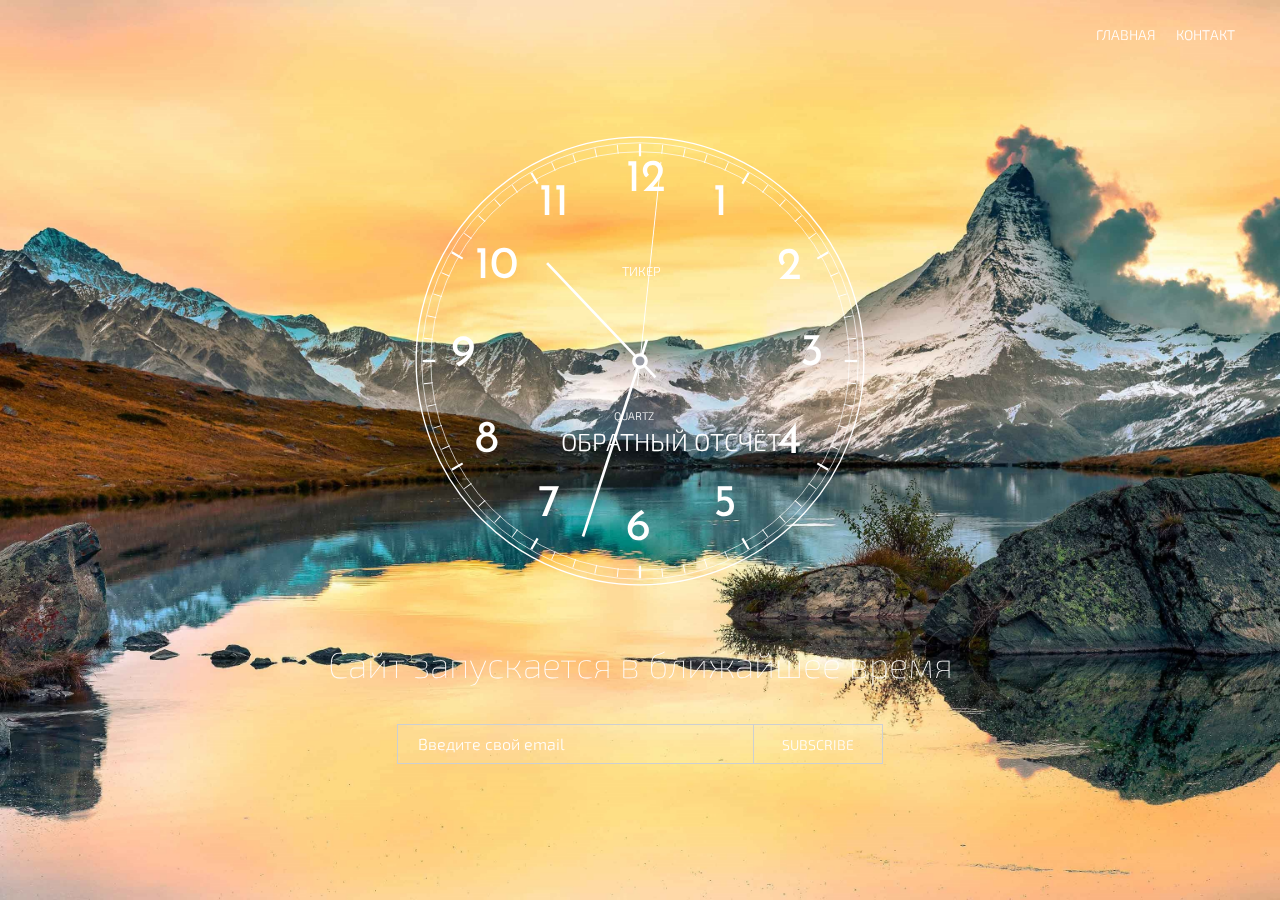
<file: projects/ticker/index.html>
<!DOCTYPE html>
<!--[if lt IE 7]>      <html class="no-js lt-ie9 lt-ie8 lt-ie7"> <![endif]-->
<!--[if IE 7]>         <html class="no-js lt-ie9 lt-ie8"> <![endif]-->
<!--[if IE 8]>         <html class="no-js lt-ie9"> <![endif]-->
<!--[if gt IE 8]><!-->
<html class="no-js">
	<!--<![endif]-->
	<head>
		<meta charset="utf-8">
		<meta http-equiv="X-UA-Compatible" content="IE=edge">
		<title>Обратный отсчёт.</title>
		<meta name="description" content="">
		<meta name="viewport" content="width=device-width, initial-scale=1">

		<link href="favicon.ico" rel="shortcut icon" type="image/x-icon" />
		<link href='http://fonts.googleapis.com/css?family=Open+Sans:300italic,400italic,600italic,700italic,400,600,700,300' rel='stylesheet' type='text/css'>
		<link href='http://fonts.googleapis.com/css?family=Exo+2:400,100,100italic,200,200italic,300,300italic,400italic,500,500italic,700,700italic,600,600italic' rel='stylesheet' type='text/css'>
		<link href='http://fonts.googleapis.com/css?family=Josefin+Sans:100,300,400,600' rel='stylesheet' type='text/css'>
		<link rel="stylesheet" type="text/css" href="css/normalize.css">
		<link rel="stylesheet" type="text/css" href="css/component.css" />
		<link rel="stylesheet" type="text/css" href="css/bg-slider.css" />
		<link rel="stylesheet" type="text/css" href="clock/css/clock.css">
		<link rel="stylesheet" type="text/css" href="css/main.css">
		<link rel="stylesheet" type="text/css" href="css/responsive.css">
		<script src="js/vendor/modernizr-2.6.2.min.js"></script>
	</head>
	<body>
		<!--[if lt IE 7]>
		<p class="browsehappy">You are using an <strong>outdated</strong> browser. Please <a href="http://browsehappy.com/">upgrade your browser</a> to improve your experience.</p>
		<![endif]-->

		<ul class="cb-slideshow">
			<li>
				<span>Image 01</span>
			</li>
			<li>
				<span>Image 02</span>
			</li>
			<li>
				<span>Image 03</span>
			</li>
			<li>
				<span>Image 04</span>
			</li>
			<li>
				<span>Image 05</span>
			</li>
			<li>
				<span>Image 06</span>
			</li>
		</ul>

		<section class="main-menu-container">
			<div class="show_toggle"><a href="#"></a></div>
			<ul class="main-menu">
				<li>
					<a href="#" class="home-link">Главная</a>
				</li>
				<!-- <li>
					<a href="#" data-page="services">Services</a>
				</li> -->
				<!-- <li>
					<a href="#" data-page="about">Обо мне</a>
				</li> -->
				<li>
					<a href="#" data-page="contacts">Контакт</a>
				</li>
			</ul>
		</section>
		
		<section class="mainarea">
			<div id="clock" class="active">
				<div class="clock-container">
					<div id="time-container-wrap">
						<div id="time-container">
							<div class="numbers-container"></div>
							<span id="ticker" class="clock-label">ТИКЕР</span>
							<span id="timelable" class="clock-label">QUARTZ</span>
							<span id="timeleft" class="clock-label">ОБРАТНЫЙ ОТСЧЁТ</span>
							<figure id="canvas"></figure>
						</div>
					</div>
				</div>
				<h3>Сайт запускается в ближайшее время</h3>
				<form action="#" class="subscribe" id="subscribe">
					<input type="email" placeholder="Введите свой email" class="email form_item requiredField" name="subscribe_email" />
					<input type="submit" class='form_submit' value="subscribe" />
					<div id="form_results"></div>
				</form>
			</div>
			<div class="mainarea-content">
				<!-- <div id="services" data-page="services" class="side-page side-left went-left">
					<div class="container">
						<h2 class="title">What we do</h2>
						<ul class="services">
							<li>
								<img src="img/icons/promotion-icon.png" alt="" />
								<p>
									Promotion
								</p>
							</li>
							<li>
								<img src="img/icons/web-desing-icon.png" alt="" />
								<p>
									Web Design
								</p>
							</li>
							<li>
								<img src="img/icons/photography-icon.png" alt="" />
								<p>
									Photography
								</p>
							</li>
						</ul>
						<p>
							Lorem ipsum dolor sit amet, consectetur adipisicing elit, sed do eiusmod tempor incididunt ut labore et dolore magna aliqua. Ut enim ad minim veniam, quis nostrud exercitation ullamco laboris nisi ut aliquip ex ea commodo consequat.
						</p>
						<p>
							Duis aute irure dolor in reprehenderit in voluptate velit esse cillum dolore eu fugiat nulla pariatur. <a href="#">Excepteur sint occaecat</a> cupidatat non proident, sunt in culpa qui officia deserunt mollit anim id est laborum. Sed ut perspiciatis unde omnis iste natus error sit voluptatem accusantium doloremque laudantium, totam rem aperiam, eaque ipsa quae ab illo inventore veritatis et quasi architecto beatae.
						</p>
					</div>
				</div> -->
				<!-- <div id="about" data-page="about" class="side-page active">
					<div class="container">
						<h2 class="title">Who we are</h2>
						<p>
							Lorem ipsum dolor sit amet, consectetur adipiscing elit. Nulla eget nibh at libero fringilla adipiscing nec ut leo. Etiam nec purus arcu. Morbi sollicitudin at risus id malesuada. Vestibulum ante ipsum primis in faucibus orci luctus et ultrices posuere cubilia Curae; Etiam sed tincidunt arcu. Donec molestie ante sapien, sed molestie est euismod eget. Maecenas ac metus accumsan, scelerisque massa sed, porta est. Aliquam ut mollis mi. Cras id vulputate purus, ac sollicitudin ante.
						</p>
						<p>
							Integer condimentum eu lectus quis semper. Sed id metus magna. Morbi ultrices magna id euismod hendrerit. Pellentesque nec mattis odio, vitae laoreet metus. Sed eget sollicitudin est, vitae accumsan nisi. Fusce consequat imperdiet venenatis. Integer mollis hendrerit facilisis. Praesent vel mattis enim. Integer fringilla et urna vitae rutrum.
						</p>
					</div>
				</div> -->
				<div id="contacts" data-page="contacts" class="side-page side-right went-right">
					<div class="container">
						<h2 class="title">Свяжитесь со мной!</h2>
						<p>
							S.A.Niyazow · Farap .d
							<br>
							P: +993 61 - 743439 · softprank@gmail.com
						</p>
						<form id='contacts_form' action="#" class="contact-list">
							<div class="field-row">
								<input class="form_item" type="text" id="name" name="name" placeholder="Введите своё имя" />
							</div>
							<div class="field-row">
								<input class="form_item" type="email" id="email" name="email" placeholder="E-mail" />
							</div>
							<div class="field-row">
								<input class="form_item" type="text" id="message" name="message" placeholder="Сообщение" />
							</div>
							<div class="field-row">
								<input type="submit" class="form_submit" value="Send message" />
							</div>
							<div id="contact_results"></div>
						</form>
					</div>
				</div>
			</div>
			<a class="close" href="#"><img alt="" src="img/close.png"></a>
		</section>
		<!-- <section class="social-container">
			<ul class="social">
				<li>
					<a href="http://vk.com/softprank"><img src="img/icons/twitter-icon.png" alt="" /></a>
				</li>
				<li>
					<a href="https://www.youtube.com/channel/UCfl4hivg2RvGvdP674WIAMw"><img src="img/icons/3.png" alt="" /></a>
				</li>
				<li>
					<a href="http://instagram.com/redst_2312"><img src="img/icons/2.png" alt="" /></a>
				</li>
			</ul>
		</section> -->

		<script src="js/vendor/jquery-1.11.1.min.js" type="text/javascript" charset="utf-8"></script>
		<script src="js/vendor/classie.js" type="text/javascript" charset="utf-8"></script>
		<script src="js/vendor/jquery.easing.1.3.js" type="text/javascript" charset="utf-8"></script>
		<script src="js/vendor/jquery.tubular.1.0.js" type="text/javascript" charset="utf-8"></script>
		<script src="js/vendor/jquery.cycle.min.js" type="text/javascript" charset="utf-8"></script>
		<script src="js/plugins.js" type="text/javascript" charset="utf-8"></script>
		<script src="js/main.js" type="text/javascript" charset="utf-8"></script>

		<script src="clock/js/svg.min.js" type="text/javascript" charset="utf-8"></script>
		<script src="clock/js/svg.easing.min.js" type="text/javascript" charset="utf-8"></script>
		<script src="clock/js/svg.clock.min.js" type="text/javascript" charset="utf-8"></script>
		<script src="js/vendor/ThreeWebGL.js" type="text/javascript" charset="utf-8"></script>
		<script src="js/vendor/ThreeExtras.js" type="text/javascript" charset="utf-8"></script>
		<script src="clock/js/jquery.timers.min.js" type="text/javascript" charset="utf-8"></script>
		<script src="clock/js/clock.js" type="text/javascript" charset="utf-8"></script>
	</body>
</html>
</file>
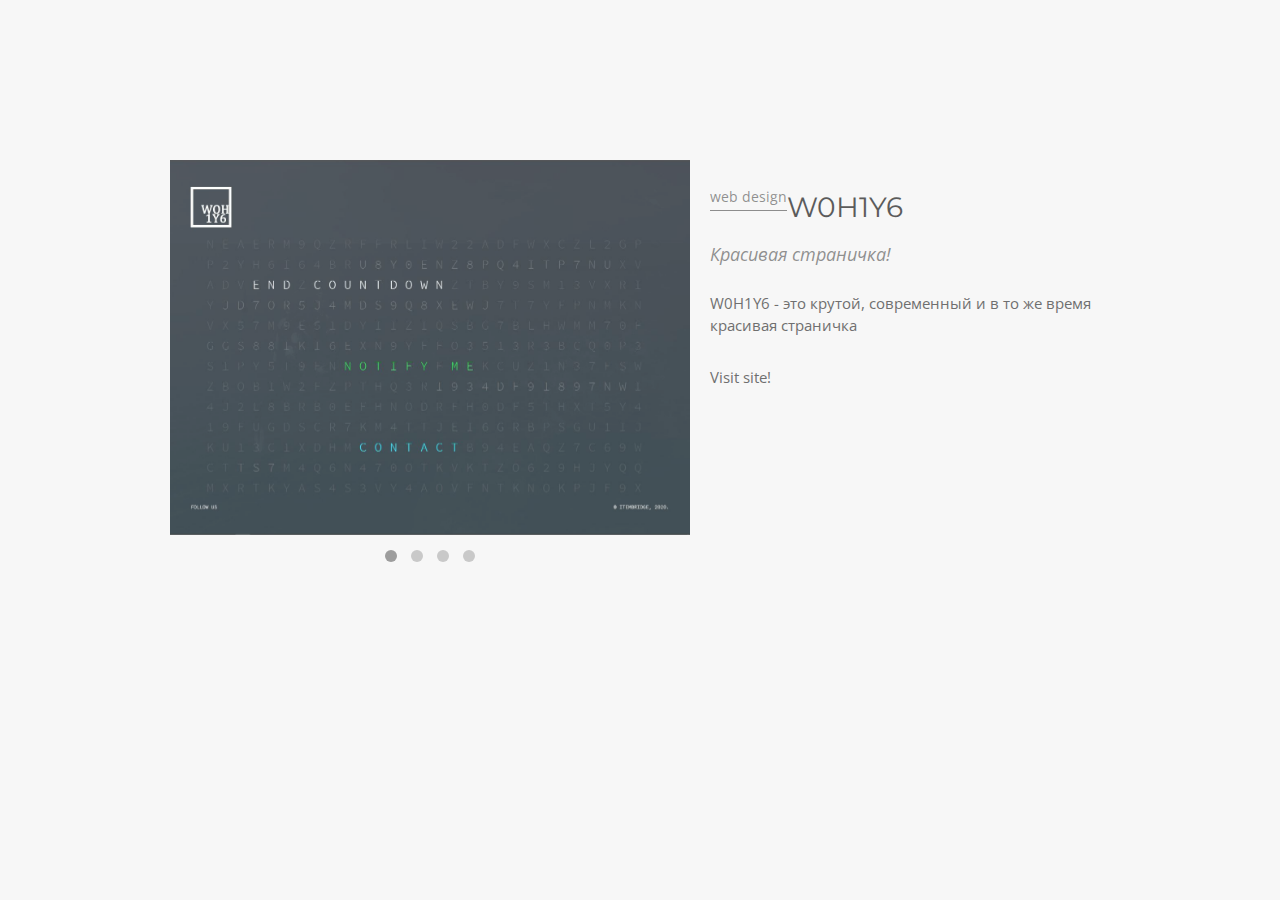
<file: w0h1y6.html>
<!DOCTYPE html>
<!--[if IE 8]><html class="no-js lt-ie9" lang="en"> <![endif]-->
<!--[if gt IE 8]>
<!--><html class="no-js" lang="ru"><!--<![endif]-->
<head>

  <!-- Basic Page Needs
  ================================================== -->
  <meta charset="utf-8">
  <title>W0H1Y6</title>
  <meta name="description" content="">
  <meta name="author" content="">

  <!-- Mobile Specific Metas
  ================================================== -->
  <meta name="viewport" content="width=device-width, initial-scale=1, maximum-scale=1">

  <!-- CSS
  ================================================== -->
  <link rel="stylesheet" href="css/base.css"/>
  <link rel="stylesheet" href="css/skeleton.css"/>
  <link rel="stylesheet" href="css/project.css"/>
  <link rel="stylesheet" href="css/font-awesome.css" />
  <link rel="stylesheet" href="css/colorbox.css"/>
    <link rel="stylesheet" href="css/owl.carousel.css" />
    <link rel="stylesheet" href="css/owl.theme.css" />
  
    <!--[if lte IE 8]>
        <script src="js/html5.js"></script>
    <![endif]-->    
    
  <!-- Favicons
  ================================================== -->
  <link rel="shortcut icon" href="favicon.png">
  <link rel="apple-touch-icon" href="apple-touch-icon.png">
  <link rel="apple-touch-icon" sizes="72x72" href="apple-touch-icon-72x72.png">
  <link rel="apple-touch-icon" sizes="114x114" href="apple-touch-icon-114x114.png">
</head>
<body>

  <div id="preloader">
    <div id="status">&nbsp;</div>
  </div>  
  
  <!-- Primary Page Layout
  ================================================== -->

  
  <div id="project">
    <div class="container">
      <div class="nine columns">
        <div id="owl-demo-project" class="owl-carousel owl-theme">
          <div class="item">
            <img src="projects/w0h1y6/img/w0h1y6/1.JPG" alt=""/>  
          </div> 
          <div class="item">
            <img src="projects/w0h1y6/img/w0h1y6/2.JPG" alt=""/>  
          </div>
          <div class="item">
            <img src="projects/w0h1y6/img/w0h1y6/3.JPG" alt=""/>  
          </div>
          <div class="item">
            <img src="projects/w0h1y6/img/w0h1y6/4.JPG" alt=""/>  
          </div>
          <!-- <div class="item">
            <img src="" alt=""/>  
          </div>
          <div class="item">
            <img src="" alt=""/>  
          </div>
          <div class="item">
            <img src="" alt=""/>  
          </div> -->
        </div> 
      </div>
      <div class="seven columns"> 
        <h5><span>web design</span>W0H1Y6</h5>
        <div class="subtext-project">Красивая страничка!</div>
        <p>W0H1Y6 - это крутой, современный и в то же время красивая страничка</p> 
        <a href="projects/w0h1y6/slider.html"><p><span>Visit site!</span></p></a>
      </div>  
    </div>
  </div>
  
  
  
  
  
  
   
  
  
  
  <!-- JAVASCRIPT
    ================================================== -->
<script type="text/javascript" src="js/jquery.js"></script>
<script type="text/javascript" src="js/modernizr.custom.js"></script>
<script type="text/javascript" src="js/jquery.easing.js"></script> 
<script type="text/javascript" src="js/owl.carousel.min.js"></script>  
<script type="text/javascript">
  $(window).load(function() {
    $("#status").fadeOut();
    $("#preloader").delay(350).fadeOut("slow");
  }) 
  
$(document).ready(function() {
 
  $("#owl-demo-project").owlCarousel({
 
      navigation : false,
      singleItem:true
  });
 
});    
</script>    
<!-- End Document
================================================== -->
</body>
</html>
</file>
<file: projects/ticker/css/bg-slider.css>
body {
	background: #000;
}
.cb-slideshow,
.cb-slideshow:after {
    position: fixed;
    width: 100%;
    height: 100%;
    top: 0px;
    left: 0px;
    z-index: 0;
    margin: 0;
    padding: 0;
}
.cb-slideshow li span {
    width: 100%;
    height: 100%;
    position: absolute;
    top: 0px;
    left: 0px;
    background-size: cover;
    background-position: 50% 50%;
    background-repeat: none;
    opacity: 0;
    z-index: 0;
	-webkit-backface-visibility: hidden;
    -webkit-animation: imageAnimation 36s linear infinite 0s;
    -moz-animation: imageAnimation 36s linear infinite 0s;
    -o-animation: imageAnimation 36s linear infinite 0s;
    -ms-animation: imageAnimation 36s linear infinite 0s;
    animation: imageAnimation 36s linear infinite 0s;
}
.cb-slideshow li div {
    z-index: 1000;
    position: absolute;
    bottom: 30px;
    left: 0px;
    width: 100%;
    text-align: center;
    opacity: 0;
    -webkit-animation: titleAnimation 36s linear infinite 0s;
    -moz-animation: titleAnimation 36s linear infinite 0s;
    -o-animation: titleAnimation 36s linear infinite 0s;
    -ms-animation: titleAnimation 36s linear infinite 0s;
    animation: titleAnimation 36s linear infinite 0s;
}
.cb-slideshow li div h3 {
    font-family: 'PT Sans Narrow', 'Arial Narrow', Arial, sans-serif;
    font-size: 160px;
    padding: 0 30px;
    line-height: 120px;
    color: rgba(255,255,255,0.8);
}
.cb-slideshow li:nth-child(1) span { background-image: url(../img/bg/bg1.jpg) }
.cb-slideshow li:nth-child(2) span {
    background-image: url(../img/bg/bg2.jpg);
    -webkit-animation-delay: 6s;
    -moz-animation-delay: 6s;
    -o-animation-delay: 6s;
    -ms-animation-delay: 6s;
    animation-delay: 6s;
}
.cb-slideshow li:nth-child(3) span {
    background-image: url(../img/bg/bg3.jpg);
    -webkit-animation-delay: 12s;
    -moz-animation-delay: 12s;
    -o-animation-delay: 12s;
    -ms-animation-delay: 12s;
    animation-delay: 12s;
}
.cb-slideshow li:nth-child(4) span {
    background-image: url(../img/bg/bg4.jpg);
    -webkit-animation-delay: 18s;
    -moz-animation-delay: 18s;
    -o-animation-delay: 18s;
    -ms-animation-delay: 18s;
    animation-delay: 18s;
}
.cb-slideshow li:nth-child(5) span {
    background-image: url(../img/bg/bg5.jpg);
    -webkit-animation-delay: 24s;
    -moz-animation-delay: 24s;
    -o-animation-delay: 24s;
    -ms-animation-delay: 24s;
    animation-delay: 24s;
}
.cb-slideshow li:nth-child(6) span {
    background-image: url(../img/bg/bg6.jpg);
    -webkit-animation-delay: 30s;
    -moz-animation-delay: 30s;
    -o-animation-delay: 30s;
    -ms-animation-delay: 30s;
    animation-delay: 30s;
}
.cb-slideshow li:nth-child(2) div {
    -webkit-animation-delay: 6s;
    -moz-animation-delay: 6s;
    -o-animation-delay: 6s;
    -ms-animation-delay: 6s;
    animation-delay: 6s;
}
.cb-slideshow li:nth-child(3) div {
    -webkit-animation-delay: 12s;
    -moz-animation-delay: 12s;
    -o-animation-delay: 12s;
    -ms-animation-delay: 12s;
    animation-delay: 12s;
}
.cb-slideshow li:nth-child(4) div {
    -webkit-animation-delay: 18s;
    -moz-animation-delay: 18s;
    -o-animation-delay: 18s;
    -ms-animation-delay: 18s;
    animation-delay: 18s;
}
.cb-slideshow li:nth-child(5) div {
    -webkit-animation-delay: 24s;
    -moz-animation-delay: 24s;
    -o-animation-delay: 24s;
    -ms-animation-delay: 24s;
    animation-delay: 24s;
}
.cb-slideshow li:nth-child(6) div {
    -webkit-animation-delay: 30s;
    -moz-animation-delay: 30s;
    -o-animation-delay: 30s;
    -ms-animation-delay: 30s;
    animation-delay: 30s;
}
@-webkit-keyframes imageAnimation { 
	0% {
	    opacity: 0;
	    -webkit-animation-timing-function: ease-in;
	}
	8% {
	    opacity: 1;
	    -webkit-transform: scale(1.05);
	    -webkit-animation-timing-function: ease-out;
	}
	17% {
	    opacity: 1;
	    -webkit-transform: scale(1.1);
	}
	22% {
		opacity: 0;
		-webkit-transform: scale(1.1) translateY(0%);
	}
	25% {
	    opacity: 0;
	    -webkit-transform: scale(1.1) translateY(0%);
	}
	100% { opacity: 0 }
}
@-moz-keyframes imageAnimation { 
	0% {
	    opacity: 0;
	    -moz-animation-timing-function: ease-in;
	}
	8% {
	    opacity: 1;
	    -moz-transform: scale(1.05);
	    -moz-animation-timing-function: ease-out;
	}
	17% {
	    opacity: 1;
	    -moz-transform: scale(1.1);
	}
	22% {
		opacity: 0;
		-webkit-transform: scale(1.1) translateY(0%);
	}
	25% {
	    opacity: 0;
	    -moz-transform: scale(1.1) translateY(0%);
	}
	100% { opacity: 0 }
}
@-o-keyframes imageAnimation { 
	0% {
	    opacity: 0;
	    -o-animation-timing-function: ease-in;
	}
	8% {
	    opacity: 1;
	    -o-transform: scale(1.05);
	    -o-animation-timing-function: ease-out;
	}
	17% {
	    opacity: 1;
	    -o-transform: scale(1.1);
	}
	22% {
		opacity: 0;
		-webkit-transform: scale(1.1) translateY(0%);
	}
	25% {
	    opacity: 0;
	    -o-transform: scale(1.1) translateY(0%);
	}
	100% { opacity: 0 }
}
@-ms-keyframes imageAnimation { 
	0% {
	    opacity: 0;
	    -ms-animation-timing-function: ease-in;
	}
	8% {
	    opacity: 1;
	    -ms-transform: scale(1.05);
	    -ms-animation-timing-function: ease-out;
	}
	17% {
	    opacity: 1;
	    -ms-transform: scale(1.1);
	}
	22% {
		opacity: 0;
		-webkit-transform: scale(1.1);
	}
	25% {
	    opacity: 0;
	    -ms-transform: scale(1.1);
	}
	100% { opacity: 0 }
}
@keyframes imageAnimation { 
	0% {
	    opacity: 0;
	    animation-timing-function: ease-in;
	}
	8% {
	    opacity: 1;
	    transform: scale(1.05);
	    animation-timing-function: ease-out;
	}
	17% {
	    opacity: 1;
	    transform: scale(1.1);
	}
	22% {
		opacity: 0;
		-webkit-transform: scale(1.1);
	}
	25% {
	    opacity: 0;
	    -transform: scale(1.1);
	}
	100% { opacity: 0 }
}
/* Показываем хотя бы что-то, когда анимации не поддерживаются */
.no-cssanimations .cb-slideshow li span{
	opacity: 1;
}
@media screen and (max-width: 1140px) { 
	.cb-slideshow li div h3 { font-size: 100px }
}
@media screen and (max-width: 600px) { 
	.cb-slideshow li div h3 { font-size: 50px }
}
</file>
<file: projects/ticker/clock/css/clock.css>
#canvas {
	height: 100%;
	width: 100%;
	margin: 0;
	padding: 0;
	position: absolute;
	z-index: 1;
}
#time-container {
	width: 555px;
	height: 555px;
	margin: 0 auto;
	position: relative;
	z-index: 0;
}
.numbers-container {
	position: absolute;
	top: 0;
	bottom: 0;
	left: 0;
	right: 0;
}
#time-container span {
	color: #FFFFFF;
	position: absolute;
	z-index: 2;
}
.clock-number {
	font-family: 'Josefin Sans', sans-serif;/*100 300 400 600*/
	font-weight: 400;
	font-size: 350%;
}
.clock-label {
	font-family: 'Exo 2', sans-serif;
	font-weight: 300;
}
#ticker {
	font-size: 100%;
	left: 255px;
	top: 155px;
}
#timelable {
	font-size: 85%;
	left: 245px;
	top: 335px;
}
#timeleft {
	font-size: 190%;
	left: 180px;
	top: 355px;
}
</file>
<file: projects/ticker/css/main.css>
/*------------------------------------------------------------------
[Master Stylesheet]

Project:	Analog Clock
Version:	1.0
Last change:	04/08/14 [fixed Float bug, vf]
-------------------------------------------------------------------*/

/* ==========================================================================
   Base styles: opinionated defaults
   ========================================================================== */


/**

Table Of Contents

1. Body
2. Clock
3. Services
4. Contacts
5. Twitter Widget
6. Main Menu
7. Social Menu
8. Cloud Background
9. Splash Page Thumbs

**/

/*------------------------------------------------------------------
[1. Body]
*/

html,
button,
input,
select,
textarea {
    color: #222;
}

html {
    font-size: 1em;
    line-height: 1.4;
 	height: 100%;
}
body {
  	height: 100%;
}
#tubular-shield {
	background: rgba(0,0,0, .2);
}

/*
 * Remove text-shadow in selection highlight: h5bp.com/i
 * These selection rule sets have to be separate.
 * Customize the background color to match your design.
 */

::-moz-selection {
    background: #b3d4fc;
    text-shadow: none;
}

::selection {
    background: #b3d4fc;
    text-shadow: none;
}

/*
 * A better looking default horizontal rule
 */

hr {
    display: block;
    height: 1px;
    border: 0;
    border-top: 1px solid #ccc;
    margin: 1em 0;
    padding: 0;
}

/*
 * Remove the gap between images, videos, audio and canvas and the bottom of
 * their containers: h5bp.com/i/440
 */

audio,
canvas,
img,
video {
    vertical-align: middle;
}

/*
 * Remove default fieldset styles.
 */

fieldset {
    border: 0;
    margin: 0;
    padding: 0;
}

/*
 * Allow only vertical resizing of textareas.
 */

textarea {
    resize: vertical;
}

/* ==========================================================================
   Browse Happy prompt
   ========================================================================== */

.browsehappy {
    margin: 0.2em 0;
    background: #ccc;
    color: #000;
    padding: 0.2em 0;
}
#snowflakes,
#rain_wrapper,
#rain_bg {
	position: fixed;
	top: 0;
	bottom: 0;
	left: 0;
	right: 0;
	z-index: 2;
	max-width: 100%;
}
#rain_bg {
	width: 100%;
}
/* ==========================================================================
   Author's custom styles
   ========================================================================== */




body {
	background: url('../img/bg/bg1.jpg') no-repeat center center fixed;
	-webkit-background-size: cover;
	-moz-background-size: cover;
	-o-background-size: cover;
	background-size: cover;
}

body.singlecolor {
	background: #fff200;
}
body.raindrops {
	background: url(../img/rain-bg.jpg) center center no-repeat;
	background-size: cover;
}
body.snowflakes {
	background: url(../img/snowflakes.jpg) center center no-repeat;
	background-size: cover;
}
body.singleimg {
	background: url(../img/singleimg.jpg) center center no-repeat;
	background-size: cover;
}

#change {
	background:  url('../img/demo/bg.png') no-repeat center center fixed #a6a6a6;
	-webkit-background-size: cover;
	-moz-background-size: cover;
	-o-background-size: cover;
	background-size: cover;
}

body {
	overflow: hidden;
}

.mainarea {
	display: table;
	font-weight: 300;
	height: 100%;
	min-height: 100%;
	position: relative;
	vertical-align: middle;
	width: 100%;
	z-index: 50;
}
.mainarea-content {
	height: 100%;
	min-height: 100%;
	overflow: hidden;
	padding: 46px 0;
	position: absolute;
	text-align: center;
	width: 100%;
	z-index: -1;
	opacity: 0;
	-webkit-transition: all 1000ms ease;
	-moz-transition: all 1000ms ease;
	-ms-transition: all 1000ms ease;
	-o-transition: all 1000ms ease;
	transition: all 1000ms ease;
	-ms-transform: scale(0.3,0.3); /* IE 9 */
    -webkit-transform: scale(0.3,0.3); /* Chrome, Safari, Opera */
    transform: scale(0.3,0.3);
	-webkit-perspective: 1500px;
	-webkit-perspective-origin: 50% 319px;
	-moz-perspective: 1500px;
	-moz-perspective-origin: 50% 319px;
	perspective: 1500px;
	perspective-origin: 50% 319px;
}
.mainarea-content.active {
	opacity: 1;
	z-index: 30;
	-ms-transform: scale(1,1); /* IE 9 */
    -webkit-transform: scale(1,1); /* Chrome, Safari, Opera */
    transform: scale(1,1);
}
.side-page {
	width: 100%;
	top: 50%;
	position: absolute;
	z-index: 1;
}
.side-page .container {
	width: 100%;
	max-width: 800px;
	margin: 0 auto;
	-webkit-box-sizing: border-box;
	-moz-box-sizing: border-box;
	box-sizing: border-box;
	-webkit-transition: all 500ms ease;
	-moz-transition: all 500ms ease;
	-ms-transition: all 500ms ease;
	-o-transition: all 500ms ease;
	transition: all 500ms ease;
}
.side-page.side-left {
	-moz-transform: translate3d(-100%, -50%, -500px) rotateY(75deg);
	-webkit-transform: translate3d(-100%, -50%, -500px) rotateY(75deg);
	-ms-transform: translate3d(-100%, -50%, -500px) rotateY(75deg);
	transform: translate3d(-100%, -50%, -500px) rotateY(75deg);
} 
.side-page.side-right {
	-moz-transform: translate3d(100%, -50%, -500px) rotateY(-75deg);
	-webkit-transform: translate3d(100%, -50%, -500px) rotateY(-75deg);
	-ms-transform: translate3d(100%, -50%, -500px) rotateY(-75deg);
	transform: translate3d(100%, -50%, -500px) rotateY(-75deg);
}
.side-page.went-left {
	left: auto;
	-moz-transform: translate3d(-50%, -50%, -300px) rotateY(75deg);
	-webkit-transform: translate3d(-30%, -60%, 300px) rotateY(75deg);
	-ms-transform: translate3d(-50%, -50%, -300px) rotateY(75deg);
	transform: translate3d(-50%, -50%, -300px) rotateY(75deg);
}
.side-page.went-right {
	right: auto;
	-moz-transform: translate3d(50%, -50%, -300px) rotateY(-75deg);
	-webkit-transform: translate3d(30%, -60%, 300px) rotateY(-75deg);
	-ms-transform: translate3d(50%, -50%, -300px) rotateY(-75deg);
	transform: translate3d(50%, -50%, -300px) rotateY(-75deg);
}
.side-page.went-left .container, .side-page.went-right .container {
	-webkit-transform: scale(0.7,0.7)
}
.side-page.went-left, .side-page.went-right {
	z-index: 2000;
	position: absolute;
	cursor: pointer;
}
.side-page.active {
	-moz-transform: translate3d(0%, -50%, 0) rotateY(0deg);
	-webkit-transform: translate3d(0%, -50%, 0) rotateY(0deg);
	-ms-transform: translate3d(0%, -50%, 0) rotateY(0deg);
	transform: translate3d(0%, -50%, 0) rotateY(0deg);
}
.side-page.side-left .container, .side-page.side-right .container {
	opacity: 0;
}
.side-page.went-left .container, .side-page.went-right .container {
	opacity: 0.25;
}
.side-page.went-left:hover .container, .side-page.went-right:hover .container {
	opacity: 0.6;
}
.side-page.active .container {
	opacity: 1 !important;
}

/* ----- Main area ----- */
.mainarea h2 {
	margin: 0 0 57px 0;
	font-family: 'Exo 2', sans-serif;
	font-weight: 100;
	font-size: 72px;
	color: #fffefe;
	text-align: center;
}
.mainarea h3 {
	margin: 0 0 35px 0;
	color: #fffefe;
	font-family: 'Exo 2', sans-serif;
	font-weight: 100;
	font-size: 36px;
	text-align: center;
}
.mainarea p {
	margin: 0 0 24px 0;
	font-family: 'Open Sans', sans-serif;
	font-weight: 300;
	color: #fffefe;
	font-size: 18px;
	line-height: 24px;
	text-align: center;
}
.mainarea p a {
	color: #e4e38d;
	text-decoration: none;
}
.mainarea p a:hover {
	text-decoration: underline;
}

#component {
	bottom: 0;
	top: 0;
	height: 100%;
}

.itemwrap {
	width: 880px;
	margin: 0 auto;
	z-index: 50;
}
.itemwrap > li {
	padding-top: 50px;
	-webkit-box-sizing: border-box;
	-moz-box-sizing: border-box;
	box-sizing: border-box;
}
.itemwrap > li > div {
	top: 50%;
	width: 100%;
	position: absolute;
}

.custom-select {
	position: absolute;
	bottom: 20px;
	right: 20px;
}

/*------------------------------------------------------------------
[2. Clock]
*/

#clock {
	position: absolute;
	width: 100%;
	top: 50%;
	position: absolute;
	opacity: 0;
	z-index: -1;
	-webkit-transition: all 1000ms ease;
	-moz-transition: all 1000ms ease;
	-ms-transition: all 1000ms ease;
	-o-transition: all 1000ms ease;
	transition: all 1000ms ease;
	-ms-transform: scale(0.3,0.3);
    -webkit-transform: scale(0.3,0.3);
    transform: scale(0.3,0.3);
}
#clock.active {
	opacity: 1;
	z-index: 30;
	-ms-transform: scale(1,1);
    -webkit-transform: scale(1,1);
    transform: scale(1,1);
}
.clock-container {
	text-align: center;
	margin-bottom: 53px;
}
.subscribe {
	overflow: hidden;
	width: 486px;
	margin: 0 auto;
}
.subscribe input[type="email"] {
	display: block;
	float: left;
	width: 315px;
	height: 38px;
	line-height: 38px;
	padding: 0 20px;
	font-weight: 300;
	border: 1px solid #cdcfd0;
	background: rgba(255, 255, 255, 0.09);
	font-family: 'Exo 2', sans-serif;
	font-size: 16px;
	color: #ffffff;
}
.subscribe input[type="submit"] {
	display: block;
	float: left;
	height: 40px;
	line-height: 40px;
	padding: 0 28px;
	font-weight: 300;
	border: 1px solid #cdcfd0;
	border-left-width: 0;
	background: rgba(255, 255, 255, 0.09);
	font-size: 14px;
	font-family: 'Exo 2', sans-serif;
	text-transform: uppercase;
	color: #fffefe;
}
.subscribe input[type="submit"]:hover {
	background: none repeat scroll 0 0 rgba(0, 0, 0, 0.25);
}
.subscribe .error {
	display: block;
	clear: both;
	padding-top: 10px;
	margin-right: 2px;
	text-align: right;
	font-family: 'Exo 2',sans-serif;
	font-size: 14px;
	font-weight: 300;
	color: #FFFFFF;
}
.success {
	text-align: center;
	font-size: 19px;
	font-family: 'Exo 2',sans-serif;
	font-weight: 300;
	color: #fff;
}
#form_results {
	display: none;
	clear: both;
	padding: 10px 0;
}

/*------------------------------------------------------------------
[3. Services]
*/

.services {
	text-align: center;
	margin-bottom: 44px;
}
.services li {
	display: inline-block;
	text-align: center;
	margin: 0 34px;
}
.services li img {
	margin-bottom: 14px;
}
.services li p {
	margin: 0;
	font-size: 24px;
	color: #fffefe;
	font-family: 'Exo 2', sans-serif;
	font-weight: 200;
}

/*------------------------------------------------------------------
[4. Contacts]
*/

::-webkit-input-placeholder { /* WebKit browsers */
	color:    #fff;
	opacity:  1;
}
:-moz-placeholder { /* Mozilla Firefox 4 to 18 */
	color:    #fff;
	opacity:  1;
}
::-moz-placeholder { /* Mozilla Firefox 19+ */
	color:    #fff;
	opacity:  1;
}
:-ms-input-placeholder { /* Internet Explorer 10+ */
	color:    #fff;
	opacity:  1;
}

.error_block {
	padding: 5px 0;
	color: #fff;
}
#contact_results {
	padding: 10px 0;
}

.contact-list {
	width: 342px;
	margin: 61px auto 0px auto;
	text-align: center;
}
.contact-list input[type="text"],
.contact-list input[type="email"] {
	width: 100%;
	height: 32px;
	line-height: 32px;
	margin-bottom: 15px;
	background: none;
	border: none;
	border-bottom: 1px solid #a8a8aa;
	font-family: 'Exo 2', sans-serif;
	font-size: 18px;
	color: #ffffff;
	text-align: center;
}
.contact-list input[type="submit"] {
	display: inline-block;
	font-size: 14px;
	margin-top: 35px;
	text-align: center;
	padding: 0 43px;
	height: 50px;
	line-height: 50px;
	border: 1px solid #cdcfd0;
	background: none;
	color: #ffffff;
	font-weight: 300;
	text-transform: uppercase;
}
.contact-list input[type="submit"]:hover {
	background: none repeat scroll 0 0 rgba(0, 0, 0, 0.25);
}

.close {
	display: block;
	position: absolute;
	z-index: 1000;
	top: 20%;
	right: 20%;
	opacity: 0;
}
.close.active {
	opacity: 1;
}
.close:hover img {
	transform: rotateY(180deg);
	-o-transition: rotateY(180deg);
	-ms-transform: rotateY(180deg);
	-webkit-transform: rotateY(180deg);
}

/*------------------------------------------------------------------
[5. Twitter]
*/

.twitter-container {
	position: absolute;
	top: 126px;
	left: 110px;
	min-height: 106px;
	min-width: 290px;
	padding-left: 64px;
	z-index: 50;
	background: url('../img/twitter-bg.png') no-repeat left top;
	-webkit-box-sizing: border-box;
	-moz-box-sizing: border-box;
	box-sizing: border-box;
}
.twitter {
	margin: 16px 19px;
}
.tweet_list {
	list-style: none;
	margin: 0;
	padding-left: 0;
	width: 190px;
}
.tweet_list li {
	font-size: 12px;
	line-height: 15px;
	color: #ffffff;
	font-family: 'Open Sans': sans-serif;
	display: none;
}
.tweet_list li a {
	color: #fff;
	text-decoration: none;
}
.tweet_list li .tweet_text a {
	font-weight: bold;
}
.tweet_list li .tweet_time {
	display: block;
	margin-top: 13px;
}
.tweet_list .tweet_first {
	display: block;
}

/*------------------------------------------------------------------
[6. Main Menu]
*/

.show_toggle {
	display: none;
	position: absolute;
	top: 0;
	left: 0;
	right: 0;
	text-align: center;
}
.show_toggle a {
	position: relative;
	display: inline-block;
	width: 26px;
	height: 2px;
	background: rgba(255, 255, 255, .8);
}
.show_toggle a:after,
.show_toggle a:before {
	content: "";
	display: block;
	position: absolute;
	left: 0;
	right: 0;
	height: 3px;
	top: -5px;
	border-top: 2px solid rgba(255, 255, 255, .8);
}
.show_toggle a:before {
	top: 2px;
	border-top: none;
	border-bottom: 2px solid rgba(255, 255, 255, .8);
}
.menu_show .show_toggle {
	top: 4px;
}
.menu_show .show_toggle a {
	margin-top: 5px;
	background: none;
}
.menu_show .show_toggle a:before {
	top: 0;
	-webkit-transform: rotate(45deg);
	-moz-transform: rotate(45deg);
	-ms-transform: rotate(45deg);
	-o-transform: rotate(45deg);
	transform: translateZ(1px) rotate(45deg);
	background: #fff;
	height: 2px;
	border: none;
}
.menu_show .show_toggle a:after {
	top: 0;
	-webkit-transform: rotate(-45deg);
	-moz-transform: rotate(-45deg);
	-ms-transform: rotate(-45deg);
	-o-transform: rotate(-45deg);
	transform: translateZ(1px) rotate(-45deg);
	background: #fff;
	height: 2px;
	border: none;
}
.main-menu-container {
	position: absolute;
	left: 100px;
	bottom: 50px;
	z-index: 999;
}
.main-menu-container .main-menu {
	margin: 0;
	padding: 0;
	list-style: none;
}
.main-menu li {
	float: left;
	margin-right: 20px;
}
.main-menu li a {
	display: block;
	position: relative;
	text-transform: uppercase;
	color: #ffffff;
	text-decoration: none;
	font-size: 14px;
	font-family: 'Exo 2', sans-serif;
	font-weight: 300;
}
.main-menu li a:before {
	content: ' ';
	background-color: #ffffff;
	position: absolute;
	display: block;
	bottom: -2px;
	height: 1px;
	width: 0%;
	right: 0;
	left: auto;
	-webkit-transition: width 0.3s cubic-bezier(1, 0, 0, 1);
	-moz-transition: width 0.3s cubic-bezier(1, 0, 0, 1);
	-o-transition: width 0.3s cubic-bezier(1, 0, 0, 1);
	transition: width 0.3s cubic-bezier(1, 0, 0, 1);
}
.main-menu li a:hover:before, .main-menu li.active a:before {
	left: 0;
    right: auto;
    width: 100%;
}

/*------------------------------------------------------------------
[7. Social]
*/

.social-container {
	position: absolute;
	bottom: 56px;
	right: 50px;
	z-index: 50;
}
.social {
	margin: 0;
	padding: 0;
	list-style: none;
}
.social li {
	float: left;
	margin: 0 8px;
}
.social li a:hover {
	opacity: 0.7;
}

/*------------------------------------------------------------------
[8. Cloud]
*/

.cloud {
	overflow: hidden;
	position: fixed;
	top: 0;
	bottom: 0;
	right: 0;
	left: 0;
}
.cloud:before {
	display: block;
	content: ' ';
	width: 100%;
	position: fixed;
	bottom: 0;
	top: 0;
	left: 0;
	right: 0;
	opacity: 0.5;
	background-color: #000;
}

/*------------------------------------------------------------------
[9. Thumbs]
*/
#demo_thumbs_wrap {
	max-width: 1250px;
	position: relative;
	margin: 0 auto;
	height: 100%;
}
#demo_thumbs {
	display: none;
	left: 0;
	right: 0;
	overflow: hidden;
	position: absolute;
	top: 50%;
	margin: 0;
	padding: 0;
	text-align: center;
}
#demo_thumbs li {
	height: 282px;
	margin: 0 28px;
	list-style: none;
	display: inline-block;
}
#demo_thumbs li a {
	text-decoration: none;
	outline: none;
}
#demo_thumbs li h4 {
	font-size: 20px;
	line-height: 24px;
	color: #3b424b;
	font-weight: 400;
	font-family: 'Exo 2', sans-serif;
	margin: 0 0 8px;
	-webkit-transition: all ease .2s;
	-moz-transition: all ease .2s;
	-ms-transition: all ease .2s;
	-o-transition: all ease .2s;
	transition: all ease .2s;
}
#demo_thumbs li a:hover h4 {
	color: #000;
}

/* ----- Transition ----- */
.social-icons li a, .social-icons li a img, .social-icons li, .close, .close img, input[type="submit"], .thumbs .thumb {
	-webkit-transition: all 300ms ease;
	-moz-transition: all 300ms ease;
	-ms-transition: all 300ms ease;
	-o-transition: all 300ms ease;
	transition: all 300ms ease;
}

.side-page  {
	-webkit-transition: all 1100ms ease;
	-moz-transition: all 1100ms ease;
	-ms-transition: all 1100ms ease;
	-o-transition: all 1100ms ease;
	transition: all 1100ms ease;
}

footer {
	position: absolute;
	bottom: 0;
	background: #3b424b;
	width: 100%;
	height: 57px;
	font-size: 12px;
	font-family: 'Exo 2', sans-serif;
	color: #b0bfc4;
	line-height: 57px;
	text-align: center;
}

.sound_button {
	cursor: pointer;
	z-index: 999;
	display: block;
	position: fixed;
	top: 110px;
	right: 161px;
	width: 40px;
	height: 40px;
	background: url(../img/volume_control.png) 0 -51px no-repeat;
}
.sound_button:hover {
	background-position: 0 0;
}
.sound_button.muted {
	background-position: 0 bottom;
}


/* ==========================================================================
   Helper classes
   ========================================================================== */

/*
 * Image replacement
 */

.ir {
    background-color: transparent;
    border: 0;
    overflow: hidden;
    /* IE 6/7 fallback */
    *text-indent: -9999px;
}

.ir:before {
    content: "";
    display: block;
    width: 0;
    height: 150%;
}

/*
 * Hide from both screenreaders and browsers: h5bp.com/u
 */

.hidden {
    display: none !important;
    visibility: hidden;
}

/*
 * Hide only visually, but have it available for screenreaders: h5bp.com/v
 */

.visuallyhidden {
    border: 0;
    clip: rect(0 0 0 0);
    height: 1px;
    margin: -1px;
    overflow: hidden;
    padding: 0;
    position: absolute;
    width: 1px;
}

/*
 * Extends the .visuallyhidden class to allow the element to be focusable
 * when navigated to via the keyboard: h5bp.com/p
 */

.visuallyhidden.focusable:active,
.visuallyhidden.focusable:focus {
    clip: auto;
    height: auto;
    margin: 0;
    overflow: visible;
    position: static;
    width: auto;
}

/*
 * Hide visually and from screenreaders, but maintain layout
 */

.invisible {
    visibility: hidden;
}

/*
 * Clearfix: contain floats
 *
 * For modern browsers
 * 1. The space content is one way to avoid an Opera bug when the
 *    `contenteditable` attribute is included anywhere else in the document.
 *    Otherwise it causes space to appear at the top and bottom of elements
 *    that receive the `clearfix` class.
 * 2. The use of `table` rather than `block` is only necessary if using
 *    `:before` to contain the top-margins of child elements.
 */

.clearfix:before,
.clearfix:after {
    content: " "; /* 1 */
    display: table; /* 2 */
}

.clearfix:after {
    clear: both;
}

/*
 * For IE 6/7 only
 * Include this rule to trigger hasLayout and contain floats.
 */

.clearfix {
    *zoom: 1;
}

/* ==========================================================================
   EXAMPLE Media Queries for Responsive Design.
   These examples override the primary ('mobile first') styles.
   Modify as content requires.
   ========================================================================== */

@media only screen and (min-width: 35em) {
    /* Style adjustments for viewports that meet the condition */
}

@media print,
       (-o-min-device-pixel-ratio: 5/4),
       (-webkit-min-device-pixel-ratio: 1.25),
       (min-resolution: 120dpi) {
    /* Style adjustments for high resolution devices */
}

/* ==========================================================================
   Print styles.
   Inlined to avoid required HTTP connection: h5bp.com/r
   ========================================================================== */

@media print {
    * {
        background: transparent !important;
        color: #000 !important; /* Black prints faster: h5bp.com/s */
        box-shadow: none !important;
        text-shadow: none !important;
    }

    a,
    a:visited {
        text-decoration: underline;
    }

    a[href]:after {
        content: " (" attr(href) ")";
    }

    abbr[title]:after {
        content: " (" attr(title) ")";
    }

    /*
     * Don't show links for images, or javascript/internal links
     */

    .ir a:after,
    a[href^="javascript:"]:after,
    a[href^="#"]:after {
        content: "";
    }

    pre,
    blockquote {
        border: 1px solid #999;
        page-break-inside: avoid;
    }

    thead {
        display: table-header-group; /* h5bp.com/t */
    }

    tr,
    img {
        page-break-inside: avoid;
    }

    img {
        max-width: 100% !important;
    }

    @page {
        margin: 0.5cm;
    }

    p,
    h2,
    h3 {
        orphans: 3;
        widows: 3;
    }

    h2,
    h3 {
        page-break-after: avoid;
    }
}
</file>
<file: projects/ticker/css/responsive.css>
/* Tweeg - Responsive Styles */

@media (max-height: 800px) {

}
@media (max-width: 1366px) {
	.twitter-container {
		top: 25px;
		left: 10px;
	}
	#time-container {
		width: 450px;
		height: 450px;
	}
	.main-menu-container {
		left: auto;
		right: 25px;
		bottom: auto;
		top: 25px;
	}
}
@media (max-width: 1024px) {
	#time-container {
		width: 350px;
		height: 350px;
	}
	.twitter {
		margin-left: 9px;
	}
	.clock-container {
		margin-bottom: 20px;
	}
	.mainarea h3 {
		margin-bottom: 15px;
		font-size: 20px;
		line-height: 24px;
	}
	.side-page {
		position: relative;
		top: 0;
		display: none;
	}
	.side-page.side-left,
	.side-page.side-right {
		-webkit-transform: none;
		-moz-transform: none;
		-ms-transform: none;
		-o-transform: none;
		transform: none;
	}
	.side-page.active {
		-webkit-transform: none;
		-moz-transform: none;
		-ms-transform: none;
		-o-transform: none;
		transform: none;
		display: block;
	}
	.mainarea h2 {
		padding-top: 50px;
		font-size: 24px;
		line-height: 29px;
		margin-bottom: 20px;
	}
	.services li p {
		font-size: 13px;
		line-height: 16px;
	}
	.mainarea-content {
		position: relative;
		height: auto;
		-webkit-transform: none;
		-moz-transform: none;
		-ms-transform: none;
		-o-transform: none;
		transform: none;
		perspective: none;
	}
	body {
		overflow: auto;
	}
	.mainarea {
		height: auto;
		display: block;
	}
	.close {
		top: 75px;
		right: 20px;
	}
}
@media (max-width: 768px) {
	.sound_button {
		top: 20px;
		right: 20px;
	}
	.close {
		width: 30px;
		height: 30px;
	}
	.close img {
		width: 100%;
		height: auto;
	}
	.services li {
		margin: 0 15px;
	}
	.side-page .container {
		padding: 20px 30px;
		font-size: ;
	}
	.mainarea-content {
		padding-bottom: 20px;
		display: none;
	}
	.mainarea-content {
		min-height: 0;
		padding: 0;
	}
	.mainarea-content.active {
		display: block;
	}
	.mainarea p {
		margin-bottom: 15px;
		font-size: 14px;
		line-height: 18px;
	}
	.show_toggle {
		display: block;
	}
	.twitter-container {
		display: none;
	}
	.social-container {
		left: 0;
		right: 0;
		position: absolute;
		bottom: 0;
		padding-bottom: 20px; 
		text-align: center;
	}
	.social li {
		display: inline-block;
		float: none;
	}
	.main-menu-container {
		height: 0;
		left: 0;
		right: 0;
		z-index: 1999;
		top: 0;
	}
	.main-menu-container .main-menu {
		padding: 48px 0 27px;
		margin-top: -999px;
		background: rgba(0, 0, 0, .8);
		-webkit-transition: all linear 1s .5s;
		-moz-transition: all linear 1s .5s;
		-ms-transition: all linear 1s .5s;
		-o-transition: all linear 1s .5s;
		transition: all linear 1s .5s;
	}
	.menu_show .main-menu-container .main-menu {
		margin-top: 0;
		-webkit-transition-delay: .0s;
		-moz-transition-delay: .0s;
		-ms-transition-delay: .0s;
		-o-transition-delay: .0s;
		transition-delay: .0s;
	}
	.main-menu li {
		margin: 0;
		float: none;
		display: block;
		text-align: center;
	}
	.main-menu li a {
		display: inline;	
		font-weight: 500;
	}
	.main-menu li a:before {
		display: none;
	}
	.main-menu li a:hover {
		text-decoration: underline;
	}
}
</file>
<file: css/base.css>
/*
* Skeleton V1.2
* Copyright 2011, Dave Gamache
* www.getskeleton.com
* Free to use under the MIT license.
* http://www.opensource.org/licenses/mit-license.php
* 6/20/2012
*/


/* Table of Content
==================================================
	#Reset & Basics
	#Basic Styles
	#Site Styles
	#Typography
	#Links
	#Lists
	#Images
	#Buttons
	#Forms
	#Misc */


/* #Reset & Basics (Inspired by E. Meyers)
================================================== */
	html, body, div, span, applet, object, iframe, h1, h2, h3, h4, h5, h6, p, blockquote, pre, a, abbr, acronym, address, big, cite, code, del, dfn, em, img, ins, kbd, q, s, samp, small, strike, strong, sub, sup, tt, var, b, u, i, center, dl, dt, dd, ol, ul, li, fieldset, form, label, legend, table, caption, tbody, tfoot, thead, tr, th, td, article, aside, canvas, details, embed, figure, figcaption, footer, header, hgroup, menu, nav, output, ruby, section, summary, time, mark, audio, video, select{
		margin: 0;
		padding: 0;
		border: 0;
		font-size: 100%;
		font: inherit;
		vertical-align: baseline; }
	article, aside, details, figcaption, figure, footer, header, hgroup, menu, nav, section {
		display: block; }
	body {
		line-height: 1; }
	ol, ul {
		list-style: none; }
	blockquote, q {
		quotes: none; }
	blockquote:before, blockquote:after,
	q:before, q:after {
		content: '';
		content: none; }
	table {
		border-collapse: collapse;
		border-spacing: 0; }

/* #Basic Styles
================================================== */
	body {
		background: #f5f5f5;
		font-family: 'Open Sans', sans-serif;
		font-size: 15px;
		line-height:22px;
		color:#4d4d4d;
		overflow-x:hidden;
		-webkit-font-smoothing: antialiased; /* Fix for webkit rendering */
		text-shadow: 1px 1px 1px rgba(0,0,0,0.004);
		-webkit-text-size-adjust: 100%;
 }
 html {
	height: 100%;
		overflow-x:hidden;
}

/* #Typography
================================================== */
	h1, h2, h3, h4, h5, h6 {
		color: #343434;
		font-family: 'Montserrat', sans-serif;
		text-align:center;
	}
	h1 a, h2 a, h3 a, h4 a, h5 a, h6 a { font-weight: inherit; }
	h1 { font-size: 44px; line-height:44px;text-transform:uppercase;font-weight: 400; }
	h2 { font-size: 40px; line-height:40px;text-transform:uppercase;font-weight: 400;}
	h3 { font-size: 36px; line-height: 36px;text-transform:uppercase;font-weight: 400;}
	h4 { font-size: 32px; line-height: 32px;text-transform:uppercase;font-weight: 400;}
	h5 { font-size: 28px; line-height: 28px;text-transform:uppercase;font-weight: 400;}
	h6 { font-size: 24px; line-height: 24px;text-transform:uppercase;font-weight: 400;}


	p {  }
	p img { margin: 0; }
	p.lead { font-size: 21px; line-height: 27px; color: #777;  }

	em { font-style: italic; }
	strong { font-weight: 600;}
	small { font-size: 80%; }
	


/*	Blockquotes  */
	blockquote, blockquote p { font-size: 17px; line-height: 24px; color: #777; }
	blockquote { margin: 0 0 20px; padding: 9px 20px 0 19px; }
	blockquote cite { display: block; font-size: 12px; color: #555; }
	blockquote cite:before { content: "\2014 \0020"; }
	blockquote cite a, blockquote cite a:visited, blockquote cite a:visited { color: #555; }

	hr { border: solid #323a3d; border-width: 1px 0 0; clear: both; margin:0 10px 0 10px; height: 0; position:relative;}


/* #Links
================================================== */
	a, a:visited { text-decoration: none; }
	a:hover, a:focus { color: #e74c3c;}
	p a, p a:visited { line-height: inherit; text-decoration: none;}
	a:focus{
	outline:none;
	}

/* #Lists
================================================== */
	ul, ol { }
	ul { list-style: none outside; }
	ol { list-style: decimal; }
	ol, ul.square, ul.circle, ul.disc { margin-left: 30px; }
	ul.square { list-style: square outside; }
	ul.circle { list-style: circle outside; }
	ul.disc { list-style: disc outside; }
	ul ul, ul ol,
	ol ol, ol ul { font-size: 90%;  }
	ul ul li, ul ol li,
	ol ol li, ol ul li {  }
	li { line-height: 18px; }
	ul.large li { line-height: 21px; }
	li p { line-height: 21px; }
/* #Buttons
================================================== */

	.button,
	button,
	input[type="submit"],
	input[type="reset"],
	input[type="button"] {
	background:#363636;	
	margin-top:10px;
	border:none;
	  color: #dfdfdf;
	  display: inline-block;
	  font-size: 16px;
	  cursor: pointer;
	  line-height: normal;
	  padding: 15px 25px;
	-webkit-transition : all 0.3s ease-out;
	-moz-transition : all 0.3s ease-out;
	-o-transition :all 0.3s ease-out;
	transition : all 0.3s ease-out; 
	width:100%}

	.button:hover,
	button:hover,
	input[type="submit"]:hover,
	input[type="reset"]:hover,
	input[type="button"]:hover {	
	  color: #e74c3c;
	background:#292929;	 }

	.button:active,
	button:active,
	input[type="submit"]:active,
	input[type="reset"]:active,
	input[type="button"]:active {	
	  color: #e74c3c;}

	.button.full-width,
	button.full-width,
	input[type="submit"].full-width,
	input[type="reset"].full-width,
	input[type="button"].full-width {
		width: 100%;
		padding-left: 0 !important;
		padding-right: 0 !important;
		text-align: center; }

	/* Fix for odd Mozilla border & padding issues */
	button::-moz-focus-inner,
	input::-moz-focus-inner {
    border: 0;
    padding: 0;
	}
/* #Images
================================================== */






/* #Misc
================================================== */
	.remove-bottom { margin-bottom: 0 !important; }
	.half-bottom { margin-bottom: 10px !important; }
	.add-bottom { margin-bottom: 20px !important; }

.clear {
	clear: both;
	display: block;
	overflow: hidden;
	visibility: hidden;
	width: 0;
	height: 0;
}
::selection {
	background: rgba(0,0,0,.2); /* Safari */
	}
::-moz-selection {
	background: rgba(0,0,0,.2); /* Firefox */
}
</file>
<file: css/skeleton.css>
/*
* Skeleton V1.2
* Copyright 2011, Dave Gamache
* www.getskeleton.com
* Free to use under the MIT license.
* http://www.opensource.org/licenses/mit-license.php
* 6/20/2012
*/


/* Table of Contents
==================================================
    #Base 960 Grid
    #Tablet (Portrait)
    #Mobile (Portrait)
    #Mobile (Landscape)
    #Clearing */



/* #Base 960 Grid
================================================== */

    .container                                  { position: relative; width: 960px; margin: 0 auto; padding: 0; }
    .container .column,
    .container .columns                         { float: left; display: inline; margin-left: 10px; margin-right: 10px; margin-top: 10px; margin-bottom: 10px;}
    .row                                        { margin-bottom: 20px; }

    /* Nested Column Classes */
    .column.alpha, .columns.alpha               { margin-left: 0; }
    .column.omega, .columns.omega               { margin-right: 0; }

    /* Base Grid */
    .container .one.column,
    .container .one.columns                     { width: 40px;  }
    .container .two.columns                     { width: 100px; }
    .container .three.columns                   { width: 160px; }
    .container .four.columns                    { width: 220px; }
    .container .five.columns                    { width: 280px; }
    .container .six.columns                     { width: 340px; }
    .container .seven.columns                   { width: 400px; }
    .container .eight.columns                   { width: 460px; }
    .container .nine.columns                    { width: 520px; }
    .container .ten.columns                     { width: 580px; }
    .container .eleven.columns                  { width: 640px; }
    .container .twelve.columns                  { width: 700px; }
    .container .thirteen.columns                { width: 760px; }
    .container .fourteen.columns                { width: 820px; }
    .container .fifteen.columns                 { width: 880px; }
    .container .sixteen.columns                 { width: 940px; }

    .container .one-third.column                { width: 300px; }
    .container .two-thirds.column               { width: 620px; }

    /* Offsets */
    .container .offset-by-one                   { padding-left: 60px;  }
    .container .offset-by-two                   { padding-left: 120px; }
    .container .offset-by-three                 { padding-left: 180px; }
    .container .offset-by-four                  { padding-left: 240px; }
    .container .offset-by-five                  { padding-left: 300px; }
    .container .offset-by-six                   { padding-left: 360px; }
    .container .offset-by-seven                 { padding-left: 420px; }
    .container .offset-by-eight                 { padding-left: 480px; }
    .container .offset-by-nine                  { padding-left: 540px; }
    .container .offset-by-ten                   { padding-left: 600px; }
    .container .offset-by-eleven                { padding-left: 660px; }
    .container .offset-by-twelve                { padding-left: 720px; }
    .container .offset-by-thirteen              { padding-left: 780px; }
    .container .offset-by-fourteen              { padding-left: 840px; }
    .container .offset-by-fifteen               { padding-left: 900px; }



/* #Tablet (Portrait)
================================================== */

    /* Note: Design for a width of 768px */

    @media only screen and (min-width: 768px) and (max-width: 959px) {
        .container                                  { width: 768px; }
        .container .column,
        .container .columns                         { margin-left: 10px; margin-right: 10px;  margin-top: 10px; margin-bottom: 10px;}
        .column.alpha, .columns.alpha               { margin-left: 0; margin-right: 10px; }
        .column.omega, .columns.omega               { margin-right: 0; margin-left: 10px; }
        .alpha.omega                                { margin-left: 0; margin-right: 0; }

        .container .one.column,
        .container .one.columns                     { width: 28px; }
        .container .two.columns                     { width: 76px; }
        .container .three.columns                   { width: 124px; }
        .container .four.columns                    { width: 172px; }
        .container .five.columns                    { width: 220px; }
        .container .six.columns                     { width: 268px; }
        .container .seven.columns                   { width: 316px; }
        .container .eight.columns                   { width: 364px; }
        .container .nine.columns                    { width: 412px; }
        .container .ten.columns                     { width: 460px; }
        .container .eleven.columns                  { width: 508px; }
        .container .twelve.columns                  { width: 556px; }
        .container .thirteen.columns                { width: 604px; }
        .container .fourteen.columns                { width: 652px; }
        .container .fifteen.columns                 { width: 700px; }
        .container .sixteen.columns                 { width: 748px; }

        .container .one-third.column                { width: 236px; }
        .container .two-thirds.column               { width: 492px; }

        /* Offsets */
        .container .offset-by-one                   { padding-left: 48px; }
        .container .offset-by-two                   { padding-left: 96px; }
        .container .offset-by-three                 { padding-left: 144px; }
        .container .offset-by-four                  { padding-left: 192px; }
        .container .offset-by-five                  { padding-left: 240px; }
        .container .offset-by-six                   { padding-left: 288px; }
        .container .offset-by-seven                 { padding-left: 336px; }
        .container .offset-by-eight                 { padding-left: 384px; }
        .container .offset-by-nine                  { padding-left: 432px; }
        .container .offset-by-ten                   { padding-left: 480px; }
        .container .offset-by-eleven                { padding-left: 528px; }
        .container .offset-by-twelve                { padding-left: 576px; }
        .container .offset-by-thirteen              { padding-left: 624px; }
        .container .offset-by-fourteen              { padding-left: 672px; }
        .container .offset-by-fifteen               { padding-left: 720px; }
    }


/*  #Mobile (Portrait)
================================================== */


    @media only screen and (min-width: 480px) and (max-width: 767px) {
        .container { width: 420px; }
        .container .columns,
        .container .column {  margin-left: 0; margin-right: 0; margin-top: 10px; margin-bottom: 10px;}

        .container .one.column,
        .container .one.columns,
        .container .two.columns,
        .container .three.columns,
        .container .four.columns,
        .container .five.columns,
        .container .six.columns,
        .container .seven.columns,
        .container .eight.columns,
        .container .nine.columns,
        .container .ten.columns,
        .container .eleven.columns,
        .container .twelve.columns,
        .container .thirteen.columns,
        .container .fourteen.columns,
        .container .fifteen.columns,
        .container .sixteen.columns,
        .container .one-third.column,
        .container .two-thirds.column  { width: 420px; }

        /* Offsets */
        .container .offset-by-one,
        .container .offset-by-two,
        .container .offset-by-three,
        .container .offset-by-four,
        .container .offset-by-five,
        .container .offset-by-six,
        .container .offset-by-seven,
        .container .offset-by-eight,
        .container .offset-by-nine,
        .container .offset-by-ten,
        .container .offset-by-eleven,
        .container .offset-by-twelve,
        .container .offset-by-thirteen,
        .container .offset-by-fourteen,
        .container .offset-by-fifteen { padding-left: 0; }

    }


/* #Mobile (Landscape)
================================================== */

    /* Note: Design for a width of 320px */

    @media only screen and (max-width: 319px) {
        .container { width: 220px; }
        .container .columns,
        .container .column { margin-left: 0; margin-right: 0; margin-top: 10px; margin-bottom: 10px;}

        .container .one.column,
        .container .one.columns,
        .container .two.columns,
        .container .three.columns,
        .container .four.columns,
        .container .five.columns,
        .container .six.columns,
        .container .seven.columns,
        .container .eight.columns,
        .container .nine.columns,
        .container .ten.columns,
        .container .eleven.columns,
        .container .twelve.columns,
        .container .thirteen.columns,
        .container .fourteen.columns,
        .container .fifteen.columns,
        .container .sixteen.columns,
        .container .one-third.column,
        .container .two-thirds.column { width: 220px; }
    }

/* #Mobile 
================================================== */


    @media only screen and (min-width: 320px) and (max-width: 479px) {
        .container { width: 300px; }
        .container .columns,
        .container .column {  margin-left: 0; margin-right: 0;  margin-top: 10px; margin-bottom: 10px;}

        .container .one.column,
        .container .one.columns,
        .container .two.columns,
        .container .three.columns,
        .container .four.columns,
        .container .five.columns,
        .container .six.columns,
        .container .seven.columns,
        .container .eight.columns,
        .container .nine.columns,
        .container .ten.columns,
        .container .eleven.columns,
        .container .twelve.columns,
        .container .thirteen.columns,
        .container .fourteen.columns,
        .container .fifteen.columns,
        .container .sixteen.columns,
        .container .one-third.column,
        .container .two-thirds.column { width: 300px; }
    }


/* #Clearing
================================================== */

    /* Self Clearing Goodness */
    .container:after { content: "\0020"; display: block; height: 0; clear: both; visibility: hidden; }

    /* Use clearfix class on parent to clear nested columns,
    or wrap each row of columns in a <div class="row"> */
    .clearfix:before,
    .clearfix:after,
    .row:before,
    .row:after {
      content: '\0020';
      display: block;
      overflow: hidden;
      visibility: hidden;
      width: 0;
      height: 0; }
    .row:after,
    .clearfix:after {
      clear: both; }
    .row,
    .clearfix {
      zoom: 1; }

    /* You can also use a <br class="clear" /> to clear columns */
    .clear {
      clear: both;
      display: block;
      overflow: hidden;
      visibility: hidden;
      width: 0;
      height: 0;
    }
</file>
<file: css/project.css>
@import url(http://fonts.googleapis.com/css?family=Lato:100,300,400,700,900,100italic,300italic,400italic,700italic,900italic);
@import url(http://fonts.googleapis.com/css?family=Montserrat:400,700);
@import url(http://fonts.googleapis.com/css?family=Open+Sans&subset=latin,cyrillic-ext,greek-ext,greek,vietnamese,latin-ext,cyrillic);



/* #PAGE STYLES */

#preloader {
	position: absolute;
	top: 0;
	left: 0;
	right: 0;
	bottom: 0;
	background: #fff;
	z-index: 999999;
}

#status {
	width: 200px;
	height: 200px;
	position: absolute;
	left: 50%;
	top: 50%;
	background-image: url(../images/preload.gif);
	background-repeat: no-repeat;
	background-position: center;
	margin: -100px 0 0 -100px;
}

html,body{
}

/* #Project
================================================== */

#project {
	position:relative;
	padding-top:150px;
	width: 100%;
	overflow-y:auto;
}
#owl-demo-project{
	position:relative;
	width: 100%;
}
#owl-demo-project img{
	width: 100%;
	height:auto;
	display:block;
}

#project h5{
	padding-top:30px;
	padding-bottom:20px;
	text-align:left;
}
#project h5 span{
	font-size: 14px;
	line-height:14px;
	font-family: 'Open Sans', sans-serif;
	border-bottom:1px solid rgba(60,60,60,.7);
	color:rgba(60,60,60,.7);
	vertical-align:text-top;
	text-transform:none;
	padding-bottom:4px;
}
#project p{
	text-align:left;
	color:#4d4d4d;
}
.subtext-project{
	text-align:left;
	font-family: 'Open Sans', sans-serif;
	color:rgba(60,60,60,.7);
	font-size: 18px;
	line-height:26px;
	padding-bottom:25px;
	font-style: italic;
}
#project a p{
	text-align:left;
	padding-top:30px;
    -webkit-transition: all 300ms linear;
    -moz-transition: all 300ms linear;
    -o-transition: all 300ms linear;
    -ms-transition: all 300ms linear;
    transition: all 300ms linear; 
}
#project a p:hover{
	opacity:.6;
}
#project a p span{
    -webkit-transition: all 300ms linear;
    -moz-transition: all 300ms linear;
    -o-transition: all 300ms linear;
    -ms-transition: all 300ms linear;
    transition: all 300ms linear; 
}
#project a p span:hover{
	border-bottom:1px solid #4d4d4d;
}



.video-wrap{
	width:100%;
}
iframe{
	width:100%;
}
</file>
<file: css/colorbox.css>
/*
    Colorbox Core Style:
    The following CSS is consistent between example themes and should not be altered.
*/
#colorbox, #cboxOverlay, #cboxWrapper{position:absolute; top:0; left:0; z-index:9999; overflow-x:hidden;overflow-y:auto;}
#cboxOverlay{position:fixed; width:100%; height:100%;overflow-y:auto;}
#cboxMiddleLeft, #cboxBottomLeft{clear:left;}
#cboxContent{position:relative;overflow-y:auto;}
#cboxLoadedContent{overflow-y:auto;; -webkit-overflow-scrolling: touch;}
#cboxTitle{margin:0;}
#cboxLoadingOverlay, #cboxLoadingGraphic{position:absolute; top:0; left:0; width:100%; height:100%;}
#cboxPrevious, #cboxNext, #cboxClose, #cboxSlideshow{cursor:pointer;}
.cboxPhoto{float:left; margin:auto; border:0; display:block; max-width:none;}
.cboxIframe{width:100%; height:100%; display:block; border:0;}
#colorbox, #cboxContent, #cboxLoadedContent{box-sizing:content-box; -moz-box-sizing:content-box; -webkit-box-sizing:content-box;}

/* 
    User Style:
    Change the following styles to modify the appearance of Colorbox.  They are
    ordered & tabbed in a way that represents the nesting of the generated HTML.
*/
#cboxOverlay{background:#f5f5f5;}
#colorbox{outline:0;}
    #cboxContent{background:#f5f5f5; overflow-x:hidden;overflow-y:auto;}
        .cboxIframe{background:#f5f5f5;}
        #cboxError{padding:50px; border:1px solid #ccc;}
        #cboxLoadedContent{}
        #cboxTitle{position:absolute; bottom:4px; left:0; text-align:center; width:100%; color:#fff;opacity:0;}
        #cboxCurrent{position:absolute; bottom:4px; left:58px; color:#fff;opacity:0;}
        #cboxLoadingOverlay{background:url(../images/loading_background.png) no-repeat center center;}
        #cboxLoadingGraphic{background:url(../images/loading.gif) no-repeat center center;}

        /* these elements are buttons, and may need to have additional styles reset to avoid unwanted base styles */
        #cboxPrevious, #cboxNext, #cboxSlideshow, #cboxClose {border:0; padding:0; margin:0; overflow:visible; width:auto; background:none; }
        
        /* avoid outlines on :active (mouseclick), but preserve outlines on :focus (tabbed navigating) */
        #cboxPrevious:active, #cboxNext:active, #cboxSlideshow:active, #cboxClose:active {outline:0;}

        #cboxSlideshow{position:absolute; bottom:4px; right:30px; color:#0092ef;}
        #cboxPrevious{position:absolute; top:0; left:0; background:rgba(0,0,0,.3) url(../images/arr1.png) no-repeat center center;background-size:30px 30px; width:50px; height:100%; text-indent:-9999px;
	-webkit-transition : all 0.2s ease-out;
	-moz-transition : all 0.2s ease-out;
	-o-transition :all 0.2s ease-out;
	transition : all 0.2s ease-out;outline:none;}
        #cboxPrevious:hover{
		background:rgba(0,0,0,.8) url(../images/arr1.png) no-repeat center center;background-size:30px 30px;
		width:100px;;outline:none;}
        #cboxNext{position:absolute; top:0; right:0; background:rgba(0,0,0,.3) url(../images/arr2.png) no-repeat center center;background-size:30px 30px;  width:50px; height:100%; text-indent:-9999px;
	-webkit-transition : all 0.2s ease-out;
	-moz-transition : all 0.2s ease-out;
	-o-transition :all 0.2s ease-out;
	transition : all 0.2s ease-out;outline:none;}
        #cboxNext:hover{
		background:rgba(0,0,0,.8) url(../images/arr2.png) no-repeat center center;background-size:30px 30px;
		width:100px;;outline:none;}
        #cboxClose{position:absolute;border:1px solid #000;border-radius:50%; top:20px; left:50%;margin-left:-20px; background:url(../images/close.png) no-repeat center center;background-size:40px 40px;  width:40px; height:40px;text-indent:-9999px;
	-webkit-transition : all 0.2s ease-out;
	-moz-transition : all 0.2s ease-out;
	-o-transition :all 0.2s ease-out;
	transition : all 0.2s ease-out;outline:none;}
        #cboxClose:hover{
  -webkit-transform: scale(0.9);
  -moz-transform: scale(0.9);
  -ms-transform: scale(0.9);
  -o-transform: scale(0.9);
  transform: scale(0.9);outline:none;}

/*
  The following fixes a problem where IE7 and IE8 replace a PNG's alpha transparency with a black fill
  when an alpha filter (opacity change) is set on the element or ancestor element.  This style is not applied to or needed in IE9.
  See: http://jacklmoore.com/notes/ie-transparency-problems/
*/
.cboxIE #cboxTopLeft,
.cboxIE #cboxTopCenter,
.cboxIE #cboxTopRight,
.cboxIE #cboxBottomLeft,
.cboxIE #cboxBottomCenter,
.cboxIE #cboxBottomRight,
.cboxIE #cboxMiddleLeft,
.cboxIE #cboxMiddleRight {
    filter: progid:DXImageTransform.Microsoft.gradient(startColorstr=#00FFFFFF,endColorstr=#00FFFFFF);
}

/*
  The following provides PNG transparency support for IE6
  Feel free to remove this and the /ie6/ directory if you have dropped IE6 support.
*/
.cboxIE6 #cboxTopLeft{background:url(images/ie6/borderTopLeft.png);}
.cboxIE6 #cboxTopCenter{background:url(images/ie6/borderTopCenter.png);}
.cboxIE6 #cboxTopRight{background:url(images/ie6/borderTopRight.png);}
.cboxIE6 #cboxBottomLeft{background:url(images/ie6/borderBottomLeft.png);}
.cboxIE6 #cboxBottomCenter{background:url(images/ie6/borderBottomCenter.png);}
.cboxIE6 #cboxBottomRight{background:url(images/ie6/borderBottomRight.png);}
.cboxIE6 #cboxMiddleLeft{background:url(images/ie6/borderMiddleLeft.png);}
.cboxIE6 #cboxMiddleRight{background:url(images/ie6/borderMiddleRight.png);}

.cboxIE6 #cboxTopLeft,
.cboxIE6 #cboxTopCenter,
.cboxIE6 #cboxTopRight,
.cboxIE6 #cboxBottomLeft,
.cboxIE6 #cboxBottomCenter,
.cboxIE6 #cboxBottomRight,
.cboxIE6 #cboxMiddleLeft,
.cboxIE6 #cboxMiddleRight {
    _behavior: expression(this.src = this.src ? this.src : this.currentStyle.backgroundImage.split('"')[1], this.style.background = "none", this.style.filter = "progid:DXImageTransform.Microsoft.AlphaImageLoader(src=" + this.src + ", sizingMethod='scale')");
}
</file>
<file: projects/ticker/css/component.css>
@font-face {
	font-family: 'fontawesome';
	src: url('../fonts/fontawesome/fontawesome.eot?-ulzwqn');
	src: url('../fonts/fontawesome/fontawesome.eot?#iefix-ulzwqn') format('embedded-opentype'), url('../fonts/fontawesome/fontawesome.woff?-ulzwqn') format('woff'), url('../fonts/fontawesome/fontawesome.ttf?-ulzwqn') format('truetype'), url('../fonts/fontawesome/fontawesome.svg?-ulzwqn#fontawesome') format('svg');
	font-weight: normal;
	font-style: normal;
}/* Made with http://icomoon.io/app */

.container {
	overflow: hidden;
}

/* This is the style for the dummy image slider. Animations are in fx[type].css */

.component {
	margin: 0 auto;
	position: relative;
	margin-bottom: 40px;
	max-width: 100%;
}

.component-small {
	width: 650px;
	height: 290px;
}

.component-fullwidth {
	width: 100%;
	height: 600px;
	margin-bottom: 0;
}

.component-transparent {
	width: 900px;
	height: 500px;
}

.component > ul {
	width: 100%;
	max-width: 880px;
	height: 100%;
	position: relative;
	list-style: none;
	padding: 0;
	margin: 0 auto;
}

.component-small > ul {
	width: 450px;
}

.component-fullwidth > ul {
	overflow: hidden;
}

.component li {
	width: 100%;
	height: 100%;
	position: absolute;
	top: 0;
	left: 0;
	pointer-events: none;
	opacity: 0;
	z-index: 999;
}

.component-fullwidth li {
	overflow: hidden;
}

.component .current {
	opacity: 1;
	pointer-events: auto;
	z-index: 1000;
}

.component li img {
	display: block;
	max-width: 100%;
}

.component-fullwidth li img {
	min-width: 100%;
	max-width: none;
	position: absolute;
	left: 50%;
	-webkit-transform: translateX(-50%);
	transform: translateX(-50%);
}

.component nav a {
	position: absolute;
	width: 60px;
	height: 60px;
	color: #5b4c5c;
	outline: none;
	overflow: hidden;
	text-align: center;
	line-height: 200px;
	top: 50%;
	-webkit-transform: translateY(-50%);
	transform: translateY(-50%);
}

.component-small nav a.prev, .component-transparent nav a.prev {
	left: 0px;
}

.component-small nav a.next, .component-transparent nav a.next {
	right: 0px;
}

.component-fullwidth nav a {
	top: 100%;
	margin-top: 25px;
	left: 50%;
	-webkit-transform: translateY(0%);
	transform: translateY(0%);
}

.component-fullwidth nav a.prev {
	margin-left: -80px;
}

.component-fullwidth nav a.next {
	margin-left: 20px;
}

.component nav a::before {
	position: absolute;
	left: 0;
	top: 0;
	width: 100%;
	line-height: 60px;
	height: 100%;
	font-family: 'fontawesome';
	font-size: 60px;
	speak: none;
	font-style: normal;
	font-weight: normal;
	font-variant: normal;
	text-transform: none;
	line-height: 1;
	opacity: 0.5;
	background-color: #fff;
	-webkit-font-smoothing: antialiased;
	-moz-osx-font-smoothing: grayscale;
}

.component nav a:hover::before {
	opacity: 1;
}

a.prev::before {
	content: "\e601";
}

a.next::before {
	content: "\e600";
}

@media screen and (max-width: 35.5em) {
	.component-small nav a {
		top: 100%;
		margin-top: 10px;
		-webkit-transform: translateY(0%);
		transform: translateY(0%);
	}

	.component-small nav a.prev {
		left: 50%;
		margin-left: -80px;
	}

	.component-small nav a.next {
		margin-left: 20px;
		right: auto;
		left: 50%;
	}
}
</file>
